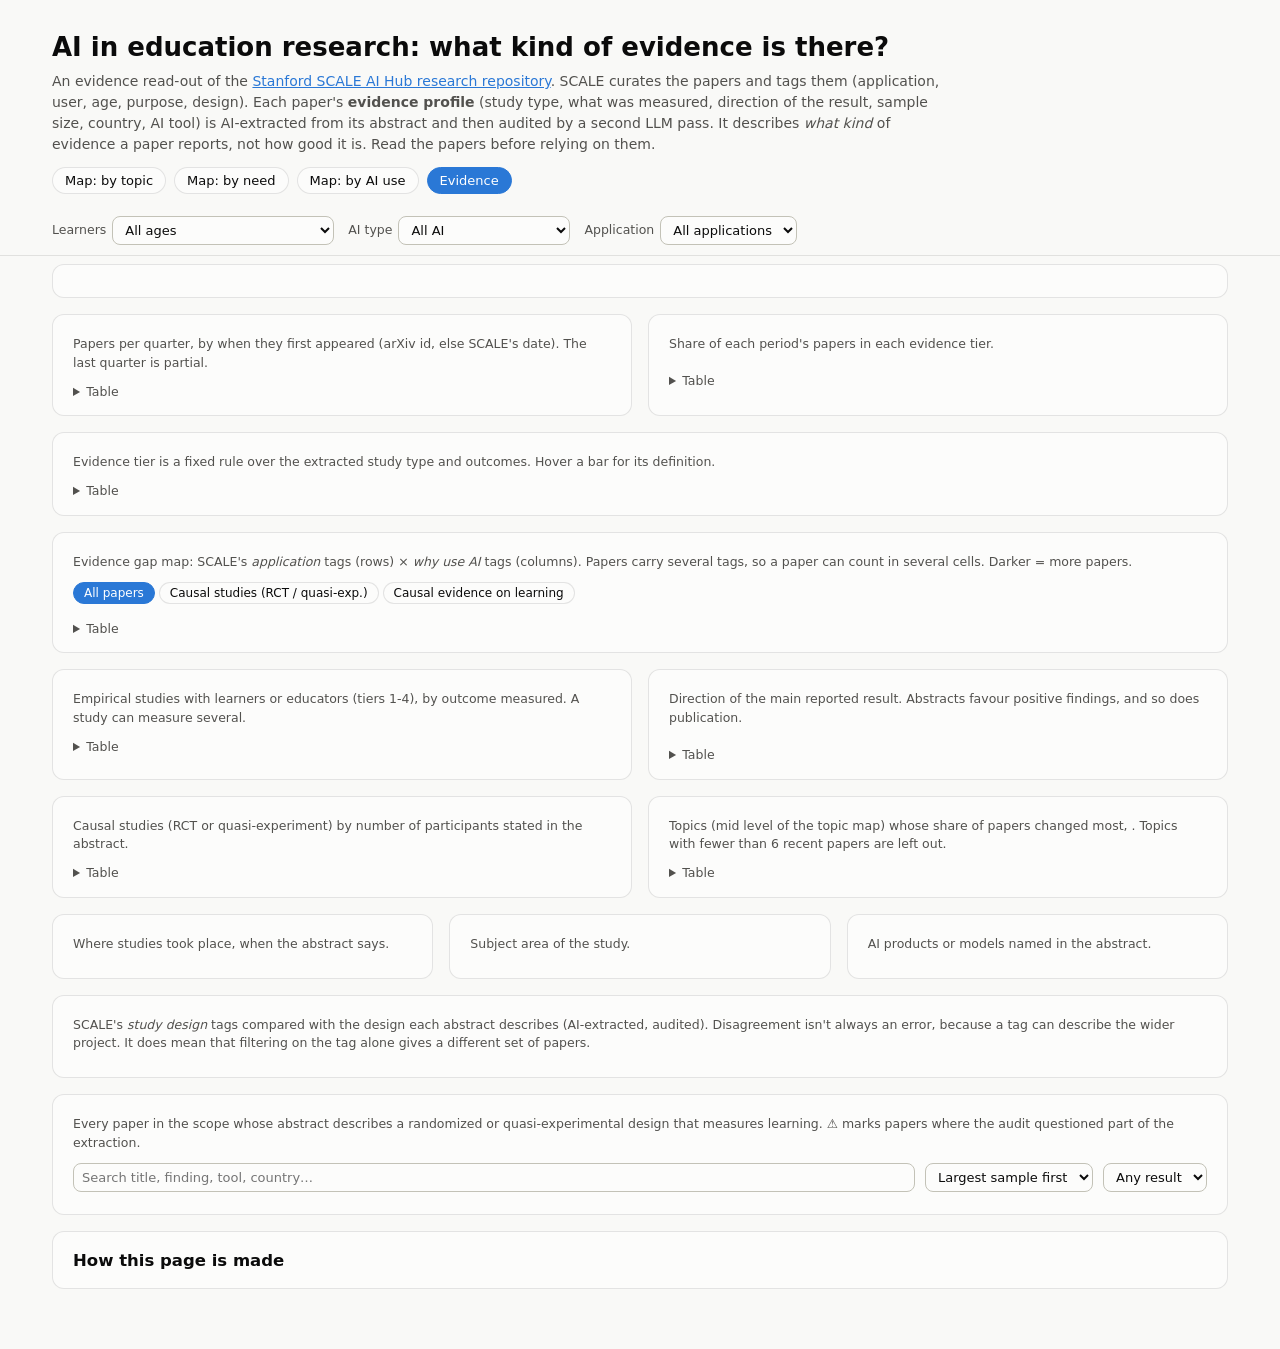
<file: pipeline/web/evidence.html>
<!doctype html>
<html lang="en">
<head>
<meta charset="utf-8">
<meta name="viewport" content="width=device-width, initial-scale=1">
<title>AI in education research: the evidence (SCALE repository)</title>
<style>
.viz-root {
  color-scheme: light;
  --page: #f9f9f7; --surface-1: #fcfcfb; --text-primary: #0b0b0b; --text-secondary: #52514e; --muted: #898781;
  --grid: #e1e0d9; --axis: #c3c2b7; --border: rgba(11,11,11,.10); --accent: #2a78d6; --warn-bg: #fff4e5; --warn-ink: #8a4b00;
  --s1: #2a78d6; --s2: #eb6834; --s3: #1baf7a; --s4: #eda100; --s5: #e87ba4; --s6: #008300; --s7: #4a3aa7; --s8: #e34948;
  --pos: #2a78d6; --mixed: #86b6ef; --null: #c3c2b7; --neg: #e34948; --mid: #f0efec;
  --q1: #cde2fb; --q2: #9ec5f4; --q3: #6da7ec; --q4: #3987e5; --q5: #256abf; --q6: #184f95; --q7: #0d366b;
}
@media (prefers-color-scheme: dark) {
  :root:where(:not([data-theme="light"])) .viz-root {
    color-scheme: dark;
    --page: #0d0d0d; --surface-1: #1a1a19; --text-primary: #ffffff; --text-secondary: #c3c2b7; --muted: #898781;
    --grid: #2c2c2a; --axis: #383835; --border: rgba(255,255,255,.10); --accent: #3987e5; --warn-bg: #3a2a12; --warn-ink: #f5c27a;
    --s1: #3987e5; --s2: #d95926; --s3: #199e70; --s4: #c98500; --s5: #d55181; --s6: #008300; --s7: #9085e9; --s8: #e66767;
    --pos: #3987e5; --mixed: #1c5cab; --null: #52514e; --neg: #e66767; --mid: #383835;
    --q1: #104281; --q2: #184f95; --q3: #1c5cab; --q4: #256abf; --q5: #3987e5; --q6: #6da7ec; --q7: #b7d3f6;
  }
}
* { box-sizing: border-box; }
body { margin: 0; }
.viz-root { background: var(--page); color: var(--text-primary); font: 14px/1.5 system-ui, -apple-system, "Segoe UI", sans-serif; min-height: 100vh; }
header { padding: 28px 32px 8px; max-width: 1240px; margin: 0 auto; }
header h1 { font-size: 26px; margin: 0 0 4px; font-weight: 650; }
header p { margin: 4px 0; color: var(--text-secondary); max-width: 900px; }
nav.links { display: flex; gap: 8px; flex-wrap: wrap; margin: 12px 0 4px; }
nav.links a, .pill { font: 500 13px system-ui, sans-serif; border: 1px solid var(--border); background: var(--surface-1); color: var(--text-primary);
  border-radius: 16px; padding: 5px 12px; text-decoration: none; cursor: pointer; }
nav.links a.active, .pill.active { background: var(--accent); border-color: var(--accent); color: #fff; }
#filters { position: sticky; top: 0; z-index: 10; background: var(--page); border-bottom: 1px solid var(--border); }
#filters .inner { max-width: 1240px; margin: 0 auto; padding: 10px 32px; display: flex; gap: 14px; align-items: center; flex-wrap: wrap; }
#filters label { font-size: 12.5px; color: var(--text-secondary); display: flex; gap: 6px; align-items: center; }
select, input[type=search] { font: 13px system-ui, sans-serif; padding: 5px 8px; border-radius: 8px; border: 1px solid var(--axis);
  background: var(--surface-1); color: var(--text-primary); }
#scope-n { font-size: 13px; color: var(--text-secondary); margin-left: auto; }
main { max-width: 1240px; margin: 0 auto; padding: 8px 32px 60px; display: grid; grid-template-columns: repeat(12, 1fr); gap: 16px; }
.card { grid-column: span 12; background: var(--surface-1); border: 1px solid var(--border); border-radius: 12px; padding: 18px 20px 14px; min-width: 0; }
.card.half { grid-column: span 6; }
.card.third { grid-column: span 4; }
@media (max-width: 900px) { .card.half, .card.third { grid-column: span 12; } main, header, #filters .inner { padding-left: 14px; padding-right: 14px; } }
.card h2 { font-size: 16.5px; margin: 0 0 2px; font-weight: 650; line-height: 1.35; }
.card .sub { color: var(--text-secondary); font-size: 12.5px; margin: 0 0 10px; }
.card details { margin-top: 8px; font-size: 12.5px; color: var(--text-secondary); }
.card details summary { cursor: pointer; }
.tiles { display: grid; grid-template-columns: repeat(5, 1fr); gap: 12px; }
@media (max-width: 900px) { .tiles { grid-template-columns: repeat(2, 1fr); } }
.tile { padding: 4px 2px; }
.tile .label { font-size: 12.5px; color: var(--text-secondary); }
.tile .value { font-size: 30px; font-weight: 600; line-height: 1.2; }
.tile .note { font-size: 11.5px; color: var(--muted); }
.tile.hero .value { font-size: 48px; }
svg text { fill: var(--text-secondary); font: 12px system-ui, sans-serif; }
svg text.strong { fill: var(--text-primary); font-weight: 600; }
svg text.muted { fill: var(--muted); font-size: 11px; }
svg .grid { stroke: var(--grid); stroke-width: 1; }
svg .axis { stroke: var(--axis); stroke-width: 1; }
svg .hit { fill: transparent; cursor: default; }
svg .mark { transition: opacity .1s; }
svg g.hov .mark { opacity: .8; }
.legend { display: flex; flex-wrap: wrap; gap: 4px 14px; font-size: 12px; color: var(--text-secondary); margin: 2px 0 8px; }
.legend span::before { content: ""; display: inline-block; width: 10px; height: 10px; border-radius: 2px; margin-right: 5px; vertical-align: -1px; background: var(--c); }
.toggle { display: inline-flex; gap: 4px; margin: 0 0 8px; flex-wrap: wrap; }
.toggle .pill { font-size: 12px; padding: 3px 10px; }
#tip { position: fixed; pointer-events: none; z-index: 50; background: var(--surface-1); color: var(--text-primary); border: 1px solid var(--border);
  box-shadow: 0 4px 16px rgba(0,0,0,.15); border-radius: 8px; padding: 7px 10px; font-size: 12.5px; max-width: 320px; display: none; }
#tip b { font-size: 14px; }
#tip .k { color: var(--text-secondary); }
table.data { width: 100%; border-collapse: collapse; font-size: 12.5px; }
table.data th { text-align: left; font-weight: 600; color: var(--text-secondary); border-bottom: 1px solid var(--axis); padding: 5px 6px; position: sticky; top: 0; background: var(--surface-1); }
table.data td { border-bottom: 1px solid var(--grid); padding: 6px; vertical-align: top; }
table.data td.num { text-align: right; font-variant-numeric: tabular-nums; white-space: nowrap; }
table.data a { color: var(--accent); text-decoration: none; }
.scroll { max-height: 560px; overflow: auto; }
.callout { background: var(--warn-bg); color: var(--warn-ink); border-radius: 8px; padding: 8px 12px; font-size: 12.5px; margin: 8px 0; }
.method p, .method li { color: var(--text-secondary); font-size: 13px; }
.dirtag { display: inline-block; font-size: 11px; padding: 1px 7px; border-radius: 9px; border: 1px solid var(--border); white-space: nowrap; }
.dirtag::before { content: ""; display: inline-block; width: 8px; height: 8px; border-radius: 50%; margin-right: 4px; background: var(--c); }
</style>
</head>
<body>
<div class="viz-root">
<header>
  <h1>AI in education research: what kind of evidence is there?</h1>
  <p>An evidence read-out of the <a href="https://scale.stanford.edu/ai/repository" style="color:var(--accent)">Stanford SCALE AI Hub research
    repository</a>. SCALE curates the papers and tags them (application, user, age, purpose, design). Each paper's
    <b>evidence profile</b> (study type, what was measured, direction of the result, sample size, country, AI tool)
    is AI-extracted from its abstract and then audited by a second LLM pass. It describes <i>what kind</i> of evidence a paper reports,
    not how good it is. Read the papers before relying on them.</p>
  <nav class="links">
    <a href="index.html">Map: by topic</a><a href="problem.html">Map: by need</a><a href="method.html">Map: by AI use</a>
    <a href="evidence.html" class="active">Evidence</a>
  </nav>
</header>
<div id="filters"><div class="inner">
  <label>Learners <select id="f-age">
    <option value="all">All ages</option><option value="k12">K-12 (any K-12 tag)</option>
    <option value="post">Post-secondary / adult (any)</option><option value="early">Early childhood (0-3)</option></select></label>
  <label>AI type <select id="f-ai"><option value="all">All AI</option><option value="gen">Generative AI / LLMs</option><option value="other">Other AI</option></select></label>
  <label>Application <select id="f-app"><option value="all">All applications</option></select></label>
  <span id="scope-n"></span>
</div></div>
<main>
  <section class="card"><div class="tiles" id="tiles"></div></section>

  <section class="card half"><h2 id="h-growth"></h2><p class="sub">Papers per quarter, by when they first appeared (arXiv id, else SCALE's date). The last quarter is partial.</p>
    <div id="c-growth"></div><details><summary>Table</summary><div id="t-growth"></div></details></section>
  <section class="card half"><h2 id="h-mix"></h2><p class="sub">Share of each period's papers in each evidence tier.</p>
    <div class="legend" id="l-mix"></div><div id="c-mix"></div><details><summary>Table</summary><div id="t-mix"></div></details></section>

  <section class="card"><h2 id="h-tiers"></h2><p class="sub">Evidence tier is a fixed rule over the extracted study type and outcomes. Hover a bar for its definition.</p>
    <div id="c-tiers"></div><details><summary>Table</summary><div id="t-tiers"></div></details></section>

  <section class="card"><h2 id="h-gap"></h2>
    <p class="sub">Evidence gap map: SCALE's <i>application</i> tags (rows) × <i>why use AI</i> tags (columns). Papers carry several tags, so a paper can count in several cells. Darker = more papers.</p>
    <div class="toggle" id="g-metric"><button class="pill active" data-m="all">All papers</button><button class="pill" data-m="causal">Causal studies (RCT / quasi-exp.)</button><button class="pill" data-m="learn">Causal evidence on learning</button></div>
    <div id="c-gap" class="scroll" style="max-height:none"></div><details><summary>Table</summary><div id="t-gap"></div></details></section>

  <section class="card half"><h2 id="h-out"></h2><p class="sub">Empirical studies with learners or educators (tiers 1-4), by outcome measured. A study can measure several.</p>
    <div id="c-out"></div><details><summary>Table</summary><div id="t-out"></div></details></section>
  <section class="card half"><h2 id="h-dir"></h2><p class="sub">Direction of the main reported result. Abstracts favour positive findings, and so does publication.</p>
    <div class="legend" id="l-dir"></div><div id="c-dir"></div><details><summary>Table</summary><div id="t-dir"></div></details></section>

  <section class="card half"><h2 id="h-n"></h2><p class="sub">Causal studies (RCT or quasi-experiment) by number of participants stated in the abstract.</p>
    <div id="c-n"></div><details><summary>Table</summary><div id="t-n"></div></details></section>
  <section class="card half"><h2 id="h-trend"></h2><p class="sub">Topics (mid level of the topic map) whose share of papers changed most, <span id="trend-span"></span>. Topics with fewer than 6 recent papers are left out.</p>
    <div id="c-trend"></div><details><summary>Table</summary><div id="t-trend"></div></details></section>

  <section class="card third"><h2 id="h-ctry"></h2><p class="sub">Where studies took place, when the abstract says.</p><div id="c-ctry"></div></section>
  <section class="card third"><h2 id="h-subj"></h2><p class="sub">Subject area of the study.</p><div id="c-subj"></div></section>
  <section class="card third"><h2 id="h-tool"></h2><p class="sub">AI products or models named in the abstract.</p><div id="c-tool"></div></section>

  <section class="card"><h2 id="h-tags"></h2>
    <p class="sub">SCALE's <i>study design</i> tags compared with the design each abstract describes (AI-extracted, audited). Disagreement isn't always an error, because a tag can describe the wider project. It does mean that filtering on the tag alone gives a different set of papers.</p>
    <div id="c-tags"></div></section>

  <section class="card"><h2 id="h-list"></h2>
    <p class="sub">Every paper in the scope whose abstract describes a randomized or quasi-experimental design that measures learning. ⚠ marks papers where the audit questioned part of the extraction.</p>
    <div style="display:flex;gap:10px;flex-wrap:wrap;margin-bottom:8px"><input type="search" id="list-q" placeholder="Search title, finding, tool, country…" style="flex:1;min-width:220px">
      <select id="list-sort"><option value="n">Largest sample first</option><option value="m">Newest first</option><option value="c">Most cited first</option></select>
      <select id="list-dir"><option value="">Any result</option><option>Positive</option><option>Mixed</option><option>No effect</option><option>Negative</option></select></div>
    <div class="scroll" id="c-list"></div></section>

  <section class="card method"><h2>How this page is made</h2><div id="method"></div></section>
</main>
<div id="tip" role="tooltip"></div>
</div>
<script>
const D = /*__DATA__*/null;
const $ = (id) => document.getElementById(id);
const fmt = (n) => Number(n).toLocaleString("en-US");
const pct = (a, b) => (b ? Math.round((100 * a) / b) : 0) + "%";
const css = (v) => getComputedStyle(document.querySelector(".viz-root")).getPropertyValue(v).trim();
const TIER_VARS = ["--s1", "--s2", "--s3", "--s4", "--s5", "--s6", "--s7", "--s8"];
const DIRS = ["Positive", "Mixed", "No effect", "Negative"];
const DIR_VARS = { Positive: "--pos", Mixed: "--mixed", "No effect": "--null", Negative: "--neg" };
const K12 = new Set(["Elementary (PK5)", "Middle School (6-8)", "High School (9-12)"]);
const SVGNS = "http://www.w3.org/2000/svg";

// ---------- tiny DOM helpers (labels are data: always textContent) ----------
function el(tag, attrs = {}, text) {
  const e = tag.startsWith("svg:") ? document.createElementNS(SVGNS, tag.slice(4)) : document.createElement(tag);
  for (const [k, v] of Object.entries(attrs)) if (v !== undefined && v !== null) e.setAttribute(k, v);
  if (text !== undefined) e.textContent = text;
  return e;
}
const svgEl = (tag, attrs, text) => el("svg:" + tag, attrs, text);
function clear(id) { const n = $(id); n.replaceChildren(); return n; }
const tip = $("tip");
function showTip(ev, rows) {
  tip.replaceChildren();
  rows.forEach(([v, k], i) => {
    const line = el("div");
    if (v !== null) line.append(el(i === 0 ? "b" : "span", {}, v));
    if (k) line.append(el("span", { class: "k" }, (v !== null ? " " : "") + k));
    tip.append(line);
  });
  tip.style.display = "block";
  const r = tip.getBoundingClientRect();
  tip.style.left = Math.min(ev.clientX + 14, innerWidth - r.width - 8) + "px";
  tip.style.top = Math.min(ev.clientY + 14, innerHeight - r.height - 8) + "px";
}
const hideTip = () => { tip.style.display = "none"; };
function hover(g, rows) {
  const on = (e) => { g.classList.add("hov"); showTip(e, rows()); };
  g.addEventListener("pointermove", on); g.addEventListener("focus", (e) => { const b = g.getBoundingClientRect(); on({ clientX: b.right, clientY: b.top }); });
  g.addEventListener("pointerleave", () => { g.classList.remove("hov"); hideTip(); });
  g.addEventListener("blur", () => { g.classList.remove("hov"); hideTip(); });
  g.setAttribute("tabindex", "0");
}
function table(id, head, rows) {
  const t = el("table", { class: "data" }), tr = el("tr");
  head.forEach((h) => tr.append(el("th", {}, h)));
  t.append(tr);
  rows.forEach((r) => { const row = el("tr"); r.forEach((c, i) => row.append(el("td", i && typeof c === "number" ? { class: "num" } : {}, typeof c === "number" ? fmt(c) : c))); t.append(row); });
  clear(id).append(t);
}
function legend(id, items) {
  const l = clear(id);
  items.forEach(([label, v]) => { const s = el("span", {}, label); s.style.setProperty("--c", css(v)); l.append(s); });
}
// Bar with a 4px rounded data-end and square baseline.
function barPath(x, y, w, h, horiz) {
  const r = Math.min(4, horiz ? h / 2 : w / 2, horiz ? w : h);
  if (w <= 0 || h <= 0) return "";
  return horiz
    ? `M${x},${y}H${x + w - r}Q${x + w},${y} ${x + w},${y + r}V${y + h - r}Q${x + w},${y + h} ${x + w - r},${y + h}H${x}Z`
    : `M${x},${y + h}V${y + r}Q${x},${y} ${x + r},${y}H${x + w - r}Q${x + w},${y} ${x + w},${y + r}V${y + h}Z`;
}
const width = (id) => Math.max(280, $(id).clientWidth || 600);
// Shorten a label to fit `px` at 12px system-ui (~6.4px/char); the tooltip and table keep the full text.
const fit = (label, px) => { const n = Math.floor(px / 6.4); return label.length > n ? label.slice(0, n - 1).trimEnd() + "…" : label; };

// ---------- chart forms ----------
// Horizontal bars, one series. rows: [{label, value, note, help}]
function hbar(id, rows, { total, color = "--s1", labelW } = {}) {
  const W = width(id), rowH = 28, lw = labelW ?? Math.min(250, W * 0.42), vw = 70, pw = W - lw - vw;
  const max = Math.max(1, ...rows.map((r) => r.value));
  const svg = svgEl("svg", { width: W, height: rows.length * rowH + 6, role: "img" });
  rows.forEach((r, i) => {
    const g = svgEl("g"), y = i * rowH + 4, w = (pw * r.value) / max;
    g.append(svgEl("text", { x: lw - 8, y: y + 15, "text-anchor": "end" }, fit(r.label, lw - 12)));
    g.append(svgEl("path", { class: "mark", d: barPath(lw, y + 4, Math.max(w, r.value ? 2 : 0), 16, true), fill: css(r.color || color) }));
    g.append(svgEl("text", { x: lw + w + 6, y: y + 16, class: "strong" }, fmt(r.value) + (total ? ` · ${pct(r.value, total)}` : "")));
    g.append(svgEl("rect", { class: "hit", x: 0, y, width: W, height: rowH }));
    hover(g, () => [[fmt(r.value) + (total ? ` (${pct(r.value, total)})` : ""), r.label], ...(r.help ? [[null, r.help]] : [])]);
    svg.append(g);
  });
  clear(id).append(svg);
}
// Vertical columns, one series. cols: [{label, value, partial}]
function columns(id, cols, { color = "--s1", tickEvery = 1 } = {}) {
  const W = width(id), H = 220, left = 36, bottom = 28, pw = W - left - 6, ph = H - bottom - 14;
  const max = Math.max(1, ...cols.map((c) => c.value)), step = niceStep(max), top = Math.ceil(max / step) * step;
  const svg = svgEl("svg", { width: W, height: H, role: "img" });
  for (let v = 0; v <= top; v += step) {
    const y = 14 + ph - (ph * v) / top;
    svg.append(svgEl("line", { class: v ? "grid" : "axis", x1: left, x2: W - 6, y1: y, y2: y }));
    svg.append(svgEl("text", { x: left - 6, y: y + 4, "text-anchor": "end", class: "muted" }, fmt(v)));
  }
  const band = pw / cols.length, bw = Math.min(24, band - 2);
  cols.forEach((c, i) => {
    const g = svgEl("g"), h = (ph * c.value) / top, x = left + i * band + (band - bw) / 2;
    g.append(svgEl("path", { class: "mark", d: barPath(x, 14 + ph - h, bw, h, false), fill: css(color), opacity: c.partial ? 0.45 : 1 }));
    if (i % tickEvery === 0 || i === cols.length - 1) g.append(svgEl("text", { x: x + bw / 2, y: H - 10, "text-anchor": "middle", class: "muted" }, c.label));
    g.append(svgEl("rect", { class: "hit", x: left + i * band, y: 0, width: band, height: H }));
    hover(g, () => [[fmt(c.value) + " papers", c.label + (c.partial ? " (partial quarter)" : "")]]);
    svg.append(g);
  });
  clear(id).append(svg);
}
function niceStep(max) { const raw = max / 4, p = Math.pow(10, Math.floor(Math.log10(raw))); return [1, 2, 2.5, 5, 10].map((m) => m * p).find((s) => s >= raw); }
// 100% stacked horizontal bars. groups: [{label, parts: [values], n}], keys: [[label, cssVar]]
function stacked(id, groups, keys) {
  const W = width(id), lw = Math.min(200, W * 0.3), rowH = 34, pw = W - lw - 50;
  const svg = svgEl("svg", { width: W, height: groups.length * rowH + 4, role: "img" });
  groups.forEach((gr, i) => {
    const y = i * rowH + 6, tot = gr.parts.reduce((a, b) => a + b, 0);
    svg.append(svgEl("text", { x: lw - 8, y: y + 15, "text-anchor": "end" }, fit(gr.label, lw - 12)));
    svg.append(svgEl("text", { x: lw + pw + 6, y: y + 15, class: "muted" }, "n=" + fmt(tot)));
    let x = lw;
    gr.parts.forEach((v, k) => {
      if (!v) return;
      const w = (pw * v) / tot, g = svgEl("g");
      g.append(svgEl("rect", { class: "mark", x: x, y, width: Math.max(0, w - 2), height: 20, fill: css(keys[k][1]), rx: 0 }));
      g.append(svgEl("rect", { class: "hit", x, y: y - 4, width: w, height: 28 }));
      hover(g, () => [[`${pct(v, tot)} (${fmt(v)})`, keys[k][0]], [null, gr.label]]);
      svg.append(g); x += w;
    });
  });
  clear(id).append(svg);
}
// Diverging bars around zero (share change). rows: [{label, value, note}]
function diverging(id, rows) {
  const W = width(id), rowH = 26, lw = Math.min(300, W * 0.5), pw = W - lw - 50, mid = lw + pw / 2;
  const max = Math.max(0.1, ...rows.map((r) => Math.abs(r.value)));
  const svg = svgEl("svg", { width: W, height: rows.length * rowH + 8, role: "img" });
  svg.append(svgEl("line", { class: "axis", x1: mid, x2: mid, y1: 0, y2: rows.length * rowH + 8 }));
  rows.forEach((r, i) => {
    const g = svgEl("g"), y = i * rowH + 5, w = ((pw / 2) * Math.abs(r.value)) / max, up = r.value >= 0;
    g.append(svgEl("text", { x: lw - 8, y: y + 14, "text-anchor": "end" }, fit(r.label, lw - 12)));
    const x = up ? mid : mid - w;
    g.append(svgEl("rect", { class: "mark", x, y: y + 3, width: Math.max(w, 1), height: 14, rx: 3, fill: css(up ? "--pos" : "--neg") }));
    g.append(svgEl("text", { x: up ? mid + w + 4 : mid - w - 4, y: y + 14, "text-anchor": up ? "start" : "end", class: "strong" }, `×${Math.pow(2, r.value).toFixed(1)}`));
    g.append(svgEl("rect", { class: "hit", x: 0, y, width: W, height: rowH }));
    hover(g, () => [[`share ×${Math.pow(2, r.value).toFixed(2)}`, r.label], [null, r.note]]);
    svg.append(g);
  });
  clear(id).append(svg);
}
// Heatmap. rows/cols: labels; value(r, c) -> {v, sub}
function heatmap(id, rows, cols, value, { metricLabel }) {
  const W = Math.max(width(id), 760), lw = 260, top = 96, cw = (W - lw - 8) / cols.length, ch = 34;
  const vals = rows.flatMap((r) => cols.map((c) => value(r, c).v)), max = Math.max(1, ...vals);
  const ramp = ["--q1", "--q2", "--q3", "--q4", "--q5", "--q6", "--q7"];
  const svg = svgEl("svg", { width: W, height: top + rows.length * ch + 4, role: "img" });
  cols.forEach((c, j) => {
    const x = lw + j * cw + cw / 2, t = svgEl("text", { x: 0, y: 0, transform: `translate(${x},${top - 8}) rotate(-28)`, class: "muted" });
    t.textContent = c.replace("Outcomes – ", ""); svg.append(t);
  });
  rows.forEach((r, i) => {
    const y = top + i * ch;
    svg.append(svgEl("text", { x: lw - 8, y: y + ch / 2 + 4, "text-anchor": "end" }, r));
    cols.forEach((c, j) => {
      const { v, sub } = value(r, c), g = svgEl("g"), x = lw + j * cw;
      const step = v ? Math.min(ramp.length - 1, Math.floor((ramp.length * Math.sqrt(v)) / Math.sqrt(max + 1e-9))) : -1;
      const fill = v ? css(ramp[step]) : css("--mid");
      g.append(svgEl("rect", { class: "mark", x: x + 1, y: y + 1, width: cw - 2, height: ch - 2, rx: 3, fill }));
      const dark = step >= 4 && !matchMedia("(prefers-color-scheme: dark)").matches || (matchMedia("(prefers-color-scheme: dark)").matches && step < 4 && step >= 0);
      const label = svgEl("text", { x: x + cw / 2, y: y + ch / 2 + 4, "text-anchor": "middle" }, v ? fmt(v) : "0");
      label.style.fill = v ? (dark ? "#ffffff" : "#0b0b0b") : css("--muted");
      if (v) label.style.fontWeight = 600;
      g.append(label);
      g.append(svgEl("rect", { class: "hit", x, y, width: cw, height: ch }));
      hover(g, () => [[`${fmt(v)} ${metricLabel}`, ""], [null, `${r} × ${c}`], ...(sub ? [[null, sub]] : [])]);
      svg.append(g);
    });
  });
  const box = clear(id); box.style.overflowX = "auto"; box.append(svg);
}

// ---------- scope ----------
D.facets.application.options.forEach((o) => $("f-app").append(el("option", { value: o }, o)));
function scoped() {
  const age = $("f-age").value, ai = $("f-ai").value, app = $("f-app").value;
  return D.papers.filter((p) =>
    (age === "all" || (age === "k12" ? p.age_tags_k12 : age === "post" ? p.age_tags_post : p.age_tags_early)) &&
    (ai === "all" || (ai === "gen" ? p.g : !p.g)) && (app === "all" || p.application.includes(app)));
}
D.papers.forEach((p) => {
  p.age_tags_k12 = p.age.some((a) => K12.has(a));
  p.age_tags_post = p.age.some((a) => a === "Post-Secondary" || a === "Adult");
  p.age_tags_early = p.age.includes("0-3 years");
  p.learn = p.out.includes("Learning / achievement");
  p.causal = p.tier <= 1;
  p.empirical = p.tier <= 3;
});
const scopeName = () => {
  const bits = [];
  if ($("f-age").value !== "all") bits.push($("f-age").selectedOptions[0].textContent.replace(/ \(.*\)/, ""));
  if ($("f-ai").value !== "all") bits.push($("f-ai").selectedOptions[0].textContent);
  if ($("f-app").value !== "all") bits.push($("f-app").value);
  return bits.length ? bits.join(", ") : "";
};
const inScope = (s) => (scopeName() ? ` (${scopeName()})` : "");

// ---------- render ----------
let gapMetric = "all";
function render() {
  const P = scoped(), N = P.length;
  $("scope-n").textContent = `${fmt(N)} of ${fmt(D.papers.length)} papers in scope`;
  if (!N) { ["tiles"].forEach(clear); return; }

  // Tiles
  const learnN = P.filter((p) => p.learn).length, causalLearn = P.filter((p) => p.tier === 0), peer = P.filter((p) => p.peer === true).length;
  const known = P.filter((p) => p.peer !== null).length;
  const ns = P.filter((p) => p.empirical && p.n > 0).map((p) => p.n).sort((a, b) => a - b);
  const tiles = clear("tiles");
  [[fmt(N), "Papers", scopeName() || "Whole repository", true],
   [pct(learnN, N), "Measure learning outcomes", `${fmt(learnN)} papers measure learning or achievement`],
   [fmt(causalLearn.length), "Causal studies of learning", `${pct(causalLearn.length, N)} of papers: RCT or quasi-experiment`],
   [pct(peer, known), "Peer reviewed", `of ${fmt(known)} found in Semantic Scholar; the rest are preprints`],
   [ns.length ? fmt(ns[Math.floor(ns.length / 2)]) : "–", "Median participants", `across ${fmt(ns.length)} empirical studies stating a sample`],
  ].forEach(([v, l, n, hero]) => { const t = el("div", { class: "tile" + (hero ? " hero" : "") }); t.append(el("div", { class: "label" }, l), el("div", { class: "value" }, v), el("div", { class: "note" }, n)); tiles.append(t); });

  // Growth by quarter
  const q = {}; P.forEach((p) => { if (!p.m) return; const y = +p.m.slice(0, 4), k = y < 2023 ? "Before 2023" : `${y} Q${Math.ceil(+p.m.slice(5, 7) / 3)}`; q[k] = (q[k] || 0) + 1; });
  const quarters = ["Before 2023"]; for (let y = 2023; y <= 2026; y++) for (let k = 1; k <= 4; k++) quarters.push(`${y} Q${k}`);
  const lastM = D.papers.reduce((m, p) => (p.m > m ? p.m : m), ""), lastQ = `${lastM.slice(0, 4)} Q${Math.ceil(+lastM.slice(5, 7) / 3)}`;
  const qs = quarters.slice(0, quarters.indexOf(lastQ) + 1).map((k) => ({ label: k.replace(" Q", "·Q").replace("Before 2023", "<2023"), value: q[k] || 0, partial: k === lastQ && +lastM.slice(5, 7) % 3 !== 0 }));
  columns("c-growth", qs, { tickEvery: 4 });
  const c24 = P.filter((p) => p.p === "2024").length, c25 = P.filter((p) => p.p === "2025").length;
  $("h-growth").textContent = c24 ? `${(c25 / c24).toFixed(1)}× as many papers first appeared in 2025 as in 2024${inScope()}` : `Papers over time${inScope()}`;
  table("t-growth", ["Quarter", "Papers"], qs.map((c) => [c.label, c.value]));

  // Evidence mix by period
  const periodGroups = D.periods.map((per) => { const pp = P.filter((p) => p.p === per); return { label: per, parts: D.tiers.map((_, t) => pp.filter((p) => p.tier === t).length) }; });
  legend("l-mix", D.tiers.map((t, i) => [t, TIER_VARS[i]]));
  stacked("c-mix", periodGroups, D.tiers.map((t, i) => [t, TIER_VARS[i]]));
  const share = (g) => { const tot = g.parts.reduce((a, b) => a + b, 0); return tot ? g.parts[0] / tot : 0; };
  const s0 = share(periodGroups[periodGroups.length - 2]), s1 = share(periodGroups[periodGroups.length - 1]);
  $("h-mix").textContent = `Causal evidence on learning: ${(100 * s0).toFixed(0)}% of ${D.periods[D.periods.length - 2]} papers, ${(100 * s1).toFixed(0)}% of ${D.periods[D.periods.length - 1]} papers`;
  table("t-mix", ["Period", ...D.tiers], periodGroups.map((g) => [g.label, ...g.parts]));

  // Tiers
  const tierRows = D.tiers.map((t, i) => ({ label: t, value: P.filter((p) => p.tier === i).length, color: TIER_VARS[i], help: D.tierHelp[t] }));
  hbar("c-tiers", tierRows, { total: N });
  const big = [...tierRows].sort((a, b) => b.value - a.value)[0];
  $("h-tiers").textContent = `The largest group (${pct(big.value, N)}) is "${big.label}"; ${pct(tierRows[0].value, N)} of papers report causal evidence on learning`;
  table("t-tiers", ["Evidence tier", "Papers", "Share", "Definition"], tierRows.map((r) => [r.label, r.value, pct(r.value, N), r.help]));

  // Gap map
  const apps = D.facets.application.options, whys = D.facets.why.options;
  const pick = { all: () => true, causal: (p) => p.causal, learn: (p) => p.tier === 0 }[gapMetric];
  const cell = (a, w) => { const all = P.filter((p) => p.application.includes(a) && p.why.includes(w)); const v = all.filter(pick).length; return { v, sub: gapMetric === "all" ? `${all.filter((p) => p.tier === 0).length} with causal evidence on learning` : `of ${fmt(all.length)} papers in this cell` }; };
  const metricLabel = { all: "papers", causal: "causal studies", learn: "causal studies of learning" }[gapMetric];
  heatmap("c-gap", apps, whys, cell, { metricLabel });
  const cells = apps.flatMap((a) => whys.map((w) => ({ a, w, all: P.filter((p) => p.application.includes(a) && p.why.includes(w)) })));
  const thin = cells.filter((c) => c.all.length >= 40).map((c) => ({ ...c, l: c.all.filter((p) => p.tier === 0).length })).sort((x, y) => x.l / x.all.length - y.l / y.all.length);
  $("h-gap").textContent = thin.length
    ? `Biggest gap: ${fmt(thin[0].all.length)} papers on ${thin[0].a.toLowerCase()} for ${thin[0].w.replace("Outcomes – ", "").toLowerCase()}, ${thin[0].l ? `only ${thin[0].l}` : "none"} with causal evidence on learning`
    : `Where the papers are, and where the causal evidence is${inScope()}`;
  table("t-gap", ["Application", ...whys.map((w) => w.replace("Outcomes – ", ""))], apps.map((a) => [a, ...whys.map((w) => cell(a, w).v)]));

  // Outcomes
  const emp = P.filter((p) => p.empirical);
  const outs = ["Learning / achievement", "Behaviour / engagement", "Perceptions / attitudes", "Teacher practice / workload", "AI output quality / accuracy"];
  const outRows = outs.map((o) => ({ label: o, value: emp.filter((p) => p.out.includes(o)).length }));
  hbar("c-out", outRows, { total: emp.length });
  const perc = outRows[2].value, lrn = outRows[0].value;
  $("h-out").textContent = perc > lrn ? `More empirical studies measure perceptions (${pct(perc, emp.length)}) than learning (${pct(lrn, emp.length)})` : `${pct(lrn, emp.length)} of empirical studies measure learning; ${pct(perc, emp.length)} measure perceptions`;
  table("t-out", ["Outcome", "Studies", "Share of empirical"], outRows.map((r) => [r.label, r.value, pct(r.value, emp.length)]));

  // Direction
  const dirGroups = [["Causal, learning", (p) => p.tier === 0], ["Causal, other outcomes", (p) => p.tier === 1], ["Correlational / pre-post", (p) => p.tier === 2]]
    .map(([label, f]) => { const pp = P.filter(f); return { label, parts: DIRS.map((d) => pp.filter((p) => p.dir === d).length) }; });
  legend("l-dir", DIRS.map((d) => [d, DIR_VARS[d]]));
  stacked("c-dir", dirGroups, DIRS.map((d) => [d, DIR_VARS[d]]));
  const cl = dirGroups[0], clt = cl.parts.reduce((a, b) => a + b, 0);
  $("h-dir").textContent = clt ? `${pct(cl.parts[0], clt)} of causal studies of learning report a positive result; ${pct(cl.parts[2] + cl.parts[3], clt)} find no effect or harm` : "Direction of results";
  table("t-dir", ["Group", ...DIRS], dirGroups.map((g) => [g.label, ...g.parts]));

  // Sample sizes
  const causal = P.filter((p) => p.causal), bins = [["Not stated", 0, 0], ["<30", 1, 29], ["30–99", 30, 99], ["100–299", 100, 299], ["300–999", 300, 999], ["1,000+", 1000, Infinity]];
  const nb = bins.map(([label, lo, hi]) => ({ label, value: causal.filter((p) => (lo === 0 ? p.n === 0 : p.n >= lo && p.n <= hi)).length }));
  columns("c-n", nb, { color: "--s1" });
  const small = nb[1].value + nb[2].value, stated = causal.length - nb[0].value;
  $("h-n").textContent = stated ? `${pct(small, stated)} of causal studies that state a sample have fewer than 100 participants` : "Sample sizes of causal studies";
  table("t-n", ["Participants", "Causal studies"], nb.map((b) => [b.label, b.value]));

  // Topic growth, recomputed for the scope
  const [prev, last] = D.periods.slice(-2), tot = { [prev]: P.filter((p) => p.p === prev).length, [last]: P.filter((p) => p.p === last).length };
  const byT = {}; P.forEach((p) => { if (p.topic === null) return; (byT[p.topic] ||= { [prev]: 0, [last]: 0, all: 0 }); byT[p.topic].all++; if (p.p in tot) byT[p.topic][p.p]++; });
  const tr = Object.entries(byT).filter(([, c]) => c[last] >= 6).map(([t, c]) => ({
    label: D.topics[t], value: Math.log2(((c[last] + 1) / (tot[last] + 1)) / ((c[prev] + 1) / (tot[prev] + 1))),
    note: `${c[prev]} papers in ${prev} → ${c[last]} in ${last}`, c }));
  tr.sort((a, b) => b.value - a.value);
  const trRows = tr.length > 14 ? [...tr.slice(0, 7), ...tr.slice(-7)] : tr;
  $("trend-span").textContent = `${prev} → ${last}`;
  if (trRows.length) {
    diverging("c-trend", trRows);
    $("h-trend").textContent = `Fastest-growing topic: ${tr[0].label} (share ×${Math.pow(2, tr[0].value).toFixed(1)})`;
  } else { clear("c-trend").append(el("p", { class: "sub" }, "Too few recent papers in this scope.")); $("h-trend").textContent = "Topic growth"; }
  table("t-trend", ["Topic", prev, last, "Share change"], tr.map((r) => [r.label, r.c[prev], r.c[last], `×${Math.pow(2, r.value).toFixed(2)}`]));

  // Where / what / which tool
  const countBy = (list, key, n, skip = []) => { const c = {}; list.forEach((p) => p[key].forEach((x) => { if (!skip.includes(x)) c[x] = (c[x] || 0) + 1; })); return Object.entries(c).sort((a, b) => b[1] - a[1]).slice(0, n).map(([label, value]) => ({ label, value })); };
  const ctry = countBy(P, "c", 10), withC = P.filter((p) => p.c.length).length;
  hbar("c-ctry", ctry, { labelW: 130 });
  $("h-ctry").textContent = withC ? `${pct(withC, N)} of abstracts name a country; ${ctry[0]?.label ?? ""} leads` : "Countries";
  const subj = countBy(P, "s", 10, ["General / multiple / not stated"]);
  hbar("c-subj", subj, { labelW: 190 });
  $("h-subj").textContent = subj.length ? `${subj[0].label} is the most-studied subject` : "Subjects";
  const tools = countBy(P, "ai", 10), withT = P.filter((p) => p.ai.length).length;
  hbar("c-tool", tools, { labelW: 130 });
  $("h-tool").textContent = tools.length ? `${tools[0].label} is named in ${pct(tools[0].value, N)} of abstracts` : "AI tools";

  // SCALE tags vs abstracts
  const RCT = "Impact – Randomized Controlled Trial", QE = "Impact – Quasi-experimental";
  const box = clear("c-tags"), t = el("table", { class: "data" }), hr = el("tr");
  ["SCALE design tag", "Papers tagged", "Abstract describes: RCT", "Quasi-experiment", "Pre-post / survey / usage data", "Other designs"].forEach((h) => hr.append(el("th", {}, h)));
  t.append(hr);
  const rowFor = (label, list) => {
    const r = el("tr"), n = list.length, c = (f) => list.filter(f).length;
    const vals = [c((p) => p.st.startsWith("Randomized")), c((p) => p.st.startsWith("Quasi")), c((p) => p.tier === 2)];
    [label, fmt(n), ...vals.map((v) => `${fmt(v)} (${pct(v, n)})`), `${fmt(n - vals.reduce((a, b) => a + b, 0))} (${pct(n - vals.reduce((a, b) => a + b, 0), n)})`]
      .forEach((v, i) => r.append(el("td", i ? { class: "num" } : {}, v)));
    t.append(r);
  };
  const tagRCT = P.filter((p) => p.design.includes(RCT)), tagQE = P.filter((p) => p.design.includes(QE));
  rowFor("Impact – Randomized Controlled Trial", tagRCT);
  rowFor("Impact – Quasi-experimental", tagQE);
  rowFor("Neither impact tag", P.filter((p) => !p.design.includes(RCT) && !p.design.includes(QE)));
  box.append(t);
  const rctAgree = tagRCT.filter((p) => p.st.startsWith("Randomized")).length, untaggedRct = P.filter((p) => p.st.startsWith("Randomized") && !p.design.includes(RCT));
  $("h-tags").textContent = `Of ${fmt(tagRCT.length)} papers SCALE tags as RCTs, ${pct(rctAgree, tagRCT.length)} describe random assignment in the abstract, and ${fmt(untaggedRct.length)} untagged papers do`;
  if (untaggedRct.length) {
    const d = el("details"); d.append(el("summary", {}, `Show the ${untaggedRct.length} papers that describe an RCT but aren't tagged as one`));
    const ul = el("ul"); untaggedRct.slice(0, 200).forEach((p) => { const li = el("li"); li.append(el("a", { href: `https://scale.stanford.edu/ai/repository/${p.id}`, target: "_blank", rel: "noopener" }, p.t)); li.append(document.createTextNode(` · tagged: ${p.design.join(", ") || "none"}`)); ul.append(li); });
    d.append(ul); box.append(d);
  }

  renderList(P);
}

function renderList(P = scoped()) {
  const qv = $("list-q").value.trim().toLowerCase(), dir = $("list-dir").value, sort = $("list-sort").value;
  let L = P.filter((p) => p.tier === 0 && (!dir || p.dir === dir));
  if (qv) L = L.filter((p) => [p.t, p.f, p.who, p.ai.join(" "), p.c.join(" "), p.s.join(" ")].join(" ").toLowerCase().includes(qv));
  L.sort(sort === "n" ? (a, b) => b.n - a.n : sort === "m" ? (a, b) => (b.m || "").localeCompare(a.m || "") : (a, b) => (b.cites ?? -1) - (a.cites ?? -1));
  const all = P.filter((p) => p.tier === 0).length;
  $("h-list").textContent = `The causal evidence on learning: ${fmt(all)} studies${inScope()}`;
  const t = el("table", { class: "data" }), hr = el("tr");
  ["Study", "First posted", "Participants", "n", "Result", "Key finding (from the abstract)"].forEach((h) => hr.append(el("th", {}, h)));
  t.append(hr);
  L.forEach((p) => {
    const r = el("tr"), c0 = el("td");
    c0.append(el("a", { href: p.link || `https://scale.stanford.edu/ai/repository/${p.id}`, target: "_blank", rel: "noopener" }, (p.flag ? "⚠ " : "") + p.t));
    c0.append(el("div", { class: "sub", style: "margin:2px 0 0" }, [p.st.replace(" (comparison group, not randomized)", ""), p.c.join(", "), p.ai.join(", ")].filter(Boolean).join(" · ")));
    const sc = el("a", { href: `https://scale.stanford.edu/ai/repository/${p.id}`, target: "_blank", rel: "noopener", style: "font-size:11.5px" }, "SCALE entry ↗");
    c0.append(sc);
    const dt = el("span", { class: "dirtag" }, p.dir || "n/a"); dt.style.setProperty("--c", css(DIR_VARS[p.dir] || "--null"));
    const tdDir = el("td"); tdDir.append(dt);
    r.append(c0, el("td", { class: "num" }, p.m), el("td", {}, p.who === "Not stated" ? "" : p.who), el("td", { class: "num" }, p.n ? fmt(p.n) : "–"), tdDir, el("td", {}, p.f));
    t.append(r);
  });
  const box = clear("c-list");
  if (!L.length) box.append(el("p", { class: "sub" }, "No studies match.")); else box.append(t);
}

function renderMethod() {
  const m = clear("method"), a = D.audit;
  const ps = [
    `Papers: every entry in the SCALE repository with an abstract (${fmt(D.papers.length)}), fetched ${D.built}. SCALE's own tags are shown as SCALE assigned them.`,
    "Evidence profiles: Claude Sonnet 4.6 read each title and abstract and recorded the study type, outcomes measured, direction of the main result, number of participants, country, subject and AI tools. It was told to answer \"not stated\" rather than guess. Only the abstract is read, so a design or result the abstract leaves out isn't captured.",
    "Evidence tier: a fixed rule, not a judgement. RCT or quasi-experiment that measures learning → \"Causal evidence on learning\"; RCT or quasi-experiment with other outcomes → \"Causal evidence, other outcomes\"; pre-post, survey, correlational or usage-data studies → \"Correlational / pre-post\"; and so on. A tier says what kind of evidence a paper reports, not whether it is well done.",
    a ? `Audit: a second pass compared every paper's extraction with its abstract (${fmt(a.n)} papers). Study type was judged correct for ${Math.round(100 * (a.study_type.correct || 0))}% of papers, debatable for ${Math.round(100 * (a.study_type.debatable || 0))}% and wrong for ${Math.round(100 * (a.study_type.wrong || 0))}%. ${fmt(a.flagged)} papers have at least one questioned field and carry a ⚠. The judge is the same model family, so treat this as a consistency check.` : "Audit: not run yet.",
    "Dates: \"first posted\" uses the arXiv id (YYMM) when the link is to arXiv, because SCALE's date is often the latest version. Otherwise SCALE's date is used. The latest period is a partial year, so trends compare shares, not counts.",
    "Peer review: from Semantic Scholar publication types and venue. Papers not found there are left out of that percentage.",
  ];
  ps.forEach((t) => m.append(el("p", {}, t)));
}

["f-age", "f-ai", "f-app"].forEach((id) => $(id).addEventListener("change", render));
$("g-metric").addEventListener("click", (e) => { if (!e.target.dataset.m) return; gapMetric = e.target.dataset.m; [...$("g-metric").children].forEach((b) => b.classList.toggle("active", b === e.target)); render(); });
["list-q", "list-sort", "list-dir"].forEach((id) => $(id).addEventListener("input", () => renderList()));
let rz; addEventListener("resize", () => { clearTimeout(rz); rz = setTimeout(render, 150); });
matchMedia("(prefers-color-scheme: dark)").addEventListener("change", render);
renderMethod();
render();
</script>
</body>
</html>
</file>
